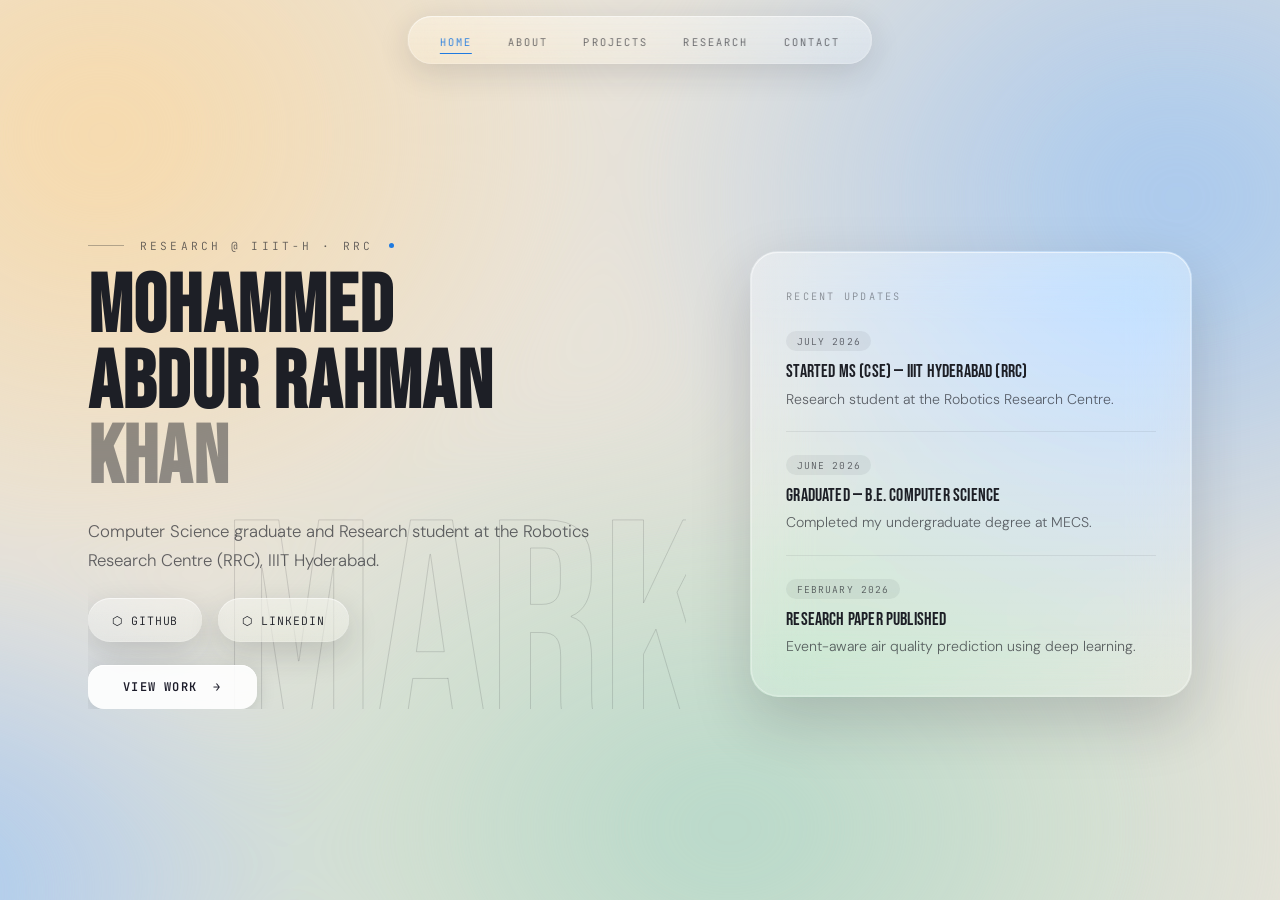
<file: index.html>
<!DOCTYPE html>
<html lang="en">
<head>
<meta charset="UTF-8"/>
<meta name="viewport" content="width=device-width, initial-scale=1.0"/>
<title>Mohammed Abdur Rahman Khan</title>
<link rel="icon" href="data:image/svg+xml,<svg xmlns='http://www.w3.org/2000/svg' viewBox='0 0 100 100'><rect width='100' height='100' rx='4' fill='%23e9e4da'/><text y='82' x='50' font-family='Impact,sans-serif' font-size='72' fill='%231f7ae0' text-anchor='middle'>M</text></svg>">
<link rel="preconnect" href="https://fonts.googleapis.com">
<link href="https://fonts.googleapis.com/css2?family=Bebas+Neue&family=DM+Sans:ital,wght@0,300;0,400;0,500;1,300&family=JetBrains+Mono:wght@300;400;600&display=swap" rel="stylesheet">
<link rel="stylesheet" href="style.css">
</head>
<body data-page="home">

<div class="aurora"></div>

<!-- Mobile menu -->
<div id="mobile-menu" class="mobile-menu" aria-hidden="true">
  <a href="index.html" data-page="home">Home</a>
  <a href="about.html" data-page="about">About</a>
  <a href="projects.html" data-page="projects">Projects</a>
  <a href="research.html" data-page="research">Research</a>
  <a href="contact.html" data-page="contact">Contact</a>
</div>

<!-- ═══ NAV ═══ -->
<nav id="nav">
  <ul class="nav-links">
    <li><a href="index.html" data-page="home">Home</a></li>
    <li><a href="about.html" data-page="about">About</a></li>
    <li><a href="projects.html" data-page="projects">Projects</a></li>
    <li><a href="research.html" data-page="research">Research</a></li>
    <li><a href="contact.html" data-page="contact">Contact</a></li>
  </ul>
  <button class="nav-ham" aria-label="Toggle menu" aria-expanded="false">
    <span></span><span></span><span></span>
  </button>
</nav>

<!-- ═══ LANDING ═══ -->
<div class="landing">
  <div class="landing-left">
    <div class="landing-bg-mark">MARK</div>
    <div class="landing-content">
      <div class="landing-eyebrow">
        <span class="eyebrow-dash"></span>
       Research @ IIIT-H · RRC
        <span class="eyebrow-dot"></span>
      </div>
      <h1 class="landing-name">
        <span class="line"><span>Mohammed</span></span>
        <span class="line"><span>Abdur Rahman</span></span>
        <span class="line grey"><span>Khan</span></span>
      </h1>
      <p class="landing-summary">
        Computer Science graduate and  Research student at the Robotics Research Centre (RRC), IIIT Hyderabad.
      </p>
      <div class="landing-pills">
        <a href="https://github.com/markkhannnn" target="_blank" class="pill">⬡ GitHub</a>
        <a href="https://www.linkedin.com/in/abdur-rahman-khan-516590223/" target="_blank" class="pill">⬡ LinkedIn</a>
      </div>
      <div class="landing-next">
        <a href="projects.html" class="btn btn-primary">View work &nbsp;→</a>
      </div>
    </div>
  </div>

  <div class="landing-right glass">
    <div class="updates-label">Recent Updates</div>
    <ul class="updates-list">
      <li class="update-item">
        <span class="update-chip">July 2026</span>
        <h3>Started MS (CSE) — IIIT Hyderabad (RRC)</h3>
        <p>Research student at the Robotics Research Centre.</p>
      </li>
      <li class="update-item">
        <span class="update-chip">June 2026</span>
        <h3>Graduated — B.E. Computer Science</h3>
        <p>Completed my undergraduate degree at MECS.</p>
      </li>
      <li class="update-item">
        <span class="update-chip">February 2026</span>
        <h3>Research paper published</h3>
        <p>Event-aware air quality prediction using deep learning.</p>
      </li>
    </ul>
  </div>
</div>

<script src="main.js"></script>
<script>
window.addEventListener('load', () => {
  document.querySelector('.landing-name')?.classList.add('show');
});
</script>
</body>
</html>
</file>
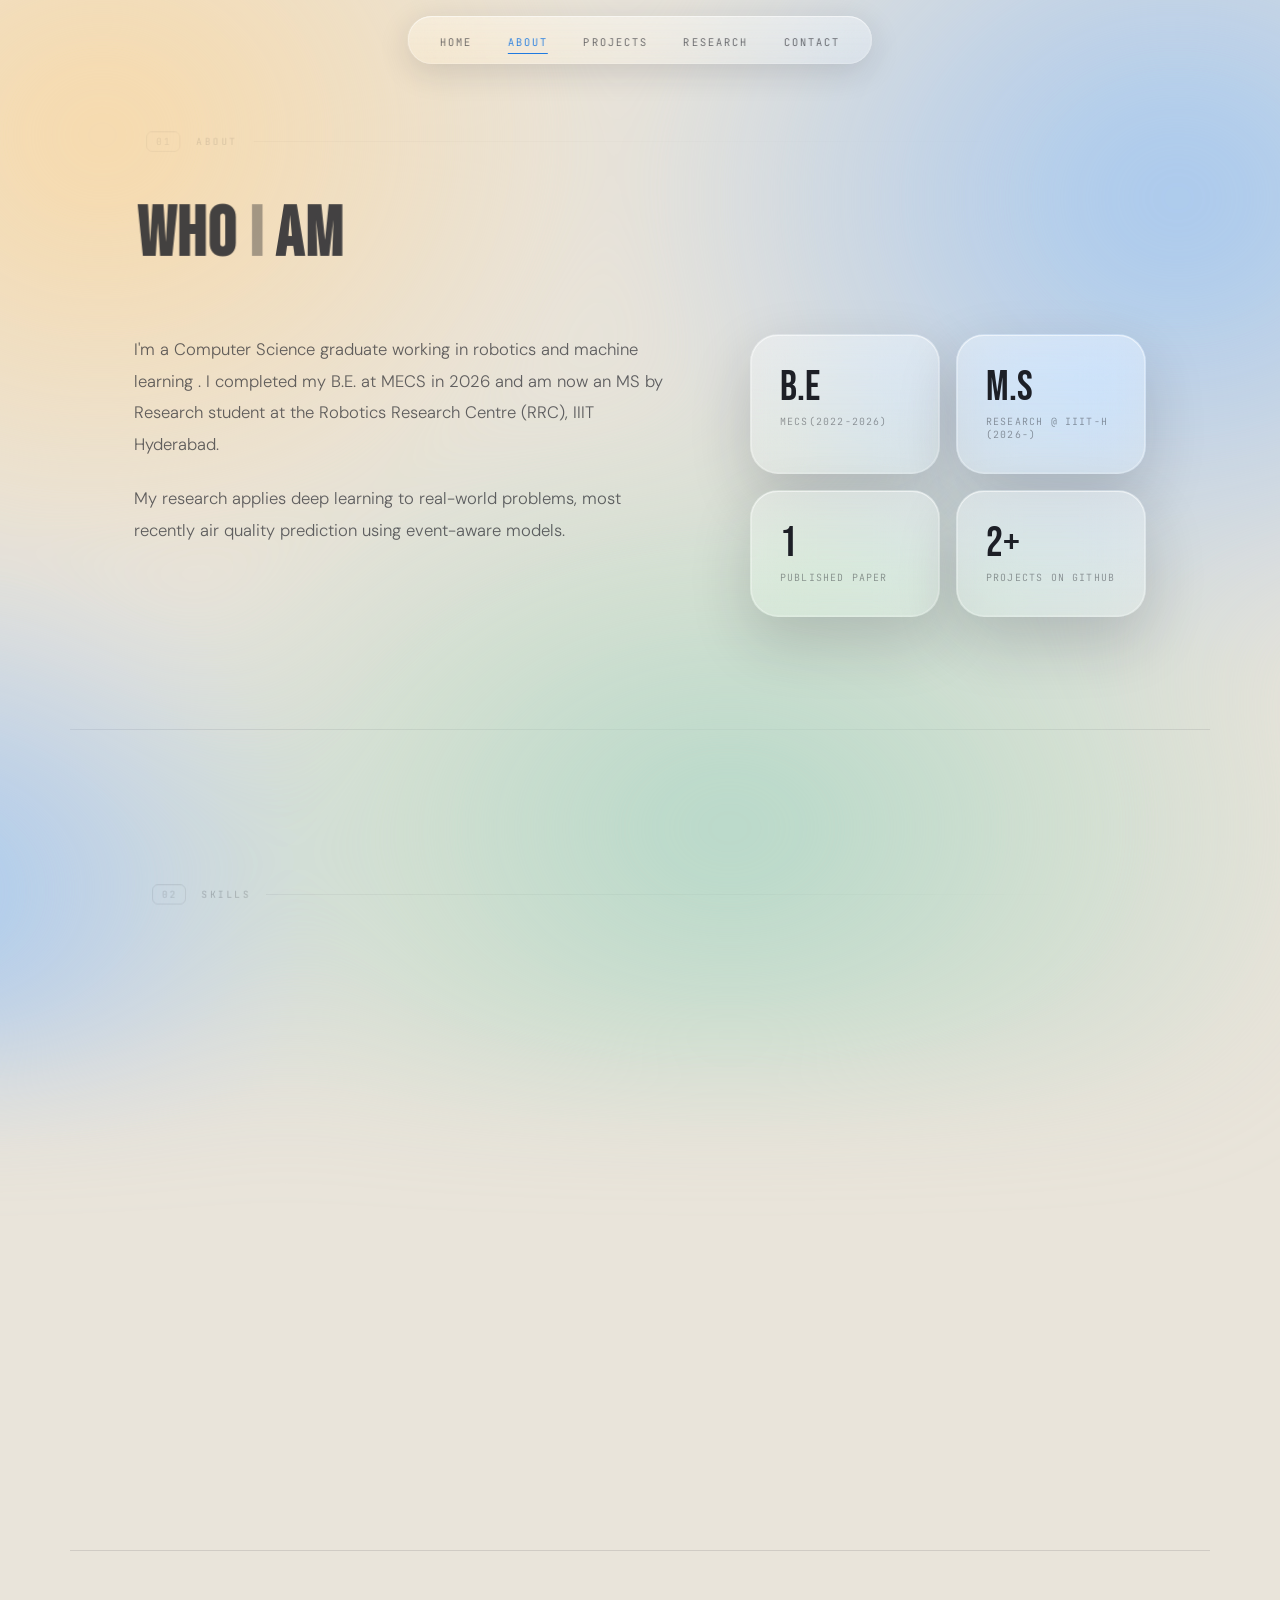
<file: about.html>
<!DOCTYPE html>
<html lang="en">
<head>
<meta charset="UTF-8"/>
<meta name="viewport" content="width=device-width, initial-scale=1.0"/>
<title>About — Mohammed Abdur Rahman Khan</title>
<link rel="icon" href="data:image/svg+xml,<svg xmlns='http://www.w3.org/2000/svg' viewBox='0 0 100 100'><rect width='100' height='100' rx='4' fill='%23e9e4da'/><text y='82' x='50' font-family='Impact,sans-serif' font-size='72' fill='%231f7ae0' text-anchor='middle'>M</text></svg>">
<link rel="preconnect" href="https://fonts.googleapis.com">
<link href="https://fonts.googleapis.com/css2?family=Bebas+Neue&family=DM+Sans:ital,wght@0,300;0,400;0,500;1,300&family=JetBrains+Mono:wght@300;400;600&display=swap" rel="stylesheet">
<link rel="stylesheet" href="style.css">
</head>
<body data-page="about">

<div class="aurora"></div>

<!-- Mobile menu -->
<div id="mobile-menu" class="mobile-menu" aria-hidden="true">
  <a href="index.html" data-page="home">Home</a>
  <a href="about.html" data-page="about">About</a>
  <a href="projects.html" data-page="projects">Projects</a>
  <a href="research.html" data-page="research">Research</a>
  <a href="contact.html" data-page="contact">Contact</a>
</div>

<!-- ═══ NAV ═══ -->
<nav id="nav">
  <ul class="nav-links">
    <li><a href="index.html" data-page="home">Home</a></li>
    <li><a href="about.html" data-page="about">About</a></li>
    <li><a href="projects.html" data-page="projects">Projects</a></li>
    <li><a href="research.html" data-page="research">Research</a></li>
    <li><a href="contact.html" data-page="contact">Contact</a></li>
  </ul>
  <button class="nav-ham" aria-label="Toggle menu" aria-expanded="false">
    <span></span><span></span><span></span>
  </button>
</nav>

<!-- ═══ ABOUT ═══ -->
<section id="about" style="padding-top:4rem;">
  <div class="section-wrap">
    <div class="sec-eyebrow" data-scrub>
      <span class="sec-num">01</span>
      <span class="sec-tag">About</span>
      <span class="sec-rule"></span>
    </div>
    <h2 class="sec-title" data-scrub>WHO <span class="dim">I</span> AM</h2>
    <div class="about-layout">
      <div class="about-text">
        <p data-scrub="soft">
          I'm a Computer Science graduate working in robotics and  machine learning . I completed my B.E. at MECS in 2026 and am now an MS by Research student at the Robotics Research Centre (RRC), IIIT Hyderabad.
        </p>
        <p data-scrub="soft">
          My research applies deep learning to real-world problems, most recently air quality prediction using event-aware models. 
        </p>
      </div>
      <div class="about-stats">
        <div class="stat-card" data-scrub>
          <div class="stat-num">B.E</div>
          <div class="stat-lbl">MECS(2022-2026)</div>
        </div>
        <div class="stat-card" data-scrub>
          <div class="stat-num">M.S</div>
          <div class="stat-lbl">Research @ IIIT-H (2026-)</div>
        </div>
        <div class="stat-card" data-scrub>
          <div class="stat-num">1</div>
          <div class="stat-lbl">Published Paper</div>
        </div>
        <div class="stat-card" data-scrub>
          <div class="stat-num">2+</div>
          <div class="stat-lbl">Projects on GitHub</div>
        </div>
      </div>
    </div>
  </div>
</section>

<hr class="hr">

<!-- ═══ SKILLS ═══ -->
<section id="skills">
  <div class="section-wrap">
    <div class="sec-eyebrow" data-scrub>
      <span class="sec-num">02</span>
      <span class="sec-tag">Skills</span>
      <span class="sec-rule"></span>
    </div>
    <h2 class="sec-title" data-scrub>TOOLS <span class="dim">&amp;</span> TECH</h2>
    <div class="skills-wrapper">
      <div class="skill-group" data-scrub>
        <div class="skill-group-title">Languages</div>
        <div class="skill-list">
          <div class="skill-item">Python</div>
          <div class="skill-item">C / C++</div>
          <div class="skill-item">JavaScript</div>
          <div class="skill-item">SQL</div>
          <div class="skill-item">HTML / CSS</div>
        </div>
      </div>
      <div class="skill-group" data-scrub>
        <div class="skill-group-title">ML / AI</div>
        <div class="skill-list">
          <div class="skill-item">TensorFlow / Keras</div>
          <div class="skill-item">PyTorch</div>
          <div class="skill-item">Scikit-learn</div>
          <div class="skill-item">LSTM &amp; CNN Architectures</div>
          <div class="skill-item">NLP Techniques</div>
          <div class="skill-item">Pandas / NumPy</div>
        </div>
      </div>
      <div class="skill-group" data-scrub>
        <div class="skill-group-title">Tools &amp; Platforms</div>
        <div class="skill-list">
          <div class="skill-item">Git &amp; GitHub</div>
          <div class="skill-item">Jupyter / Colab</div>
          <div class="skill-item">Matplotlib / Seaborn</div>
          <div class="skill-item">Linux</div>
          <div class="skill-item">VS Code</div>
        </div>
      </div>
    </div>
  </div>
</section>

<hr class="hr">

<!-- ═══ EDUCATION ═══ -->
<section id="education">
  <div class="section-wrap">
    <div class="sec-eyebrow" data-scrub>
      <span class="sec-num">03</span>
      <span class="sec-tag">Education</span>
      <span class="sec-rule"></span>
    </div>
    <h2 class="sec-title" data-scrub>ACADEMIC <span class="dim">TRACK</span></h2>
    <div class="edu-cards">
      <div class="edu-card" data-scrub>
        <div class="edu-big">B.E</div>
        <div class="edu-info">
          <h3>Bachelor of Engineering — Computer Science</h3>
          <div class="edu-inst">MECS · Class of 2026</div>
          <p>Studied machine learning, deep learning, algorithms, databases, and operating systems, with research extending beyond the coursework.</p>
        </div>
      </div>
      <div class="edu-card" data-scrub>
        <div class="edu-big">MS</div>
        <div class="edu-info">
          <h3>MS by Research — Computer Science</h3>
          <div class="edu-inst">IIIT Hyderabad · RRC</div>
          <p>Research student at the Robotics Research Centre, focused on machine learning and robotics.</p>
        </div>
      </div>
    </div>
  </div>
</section>

<script src="main.js"></script>
</body>
</html>
</file>
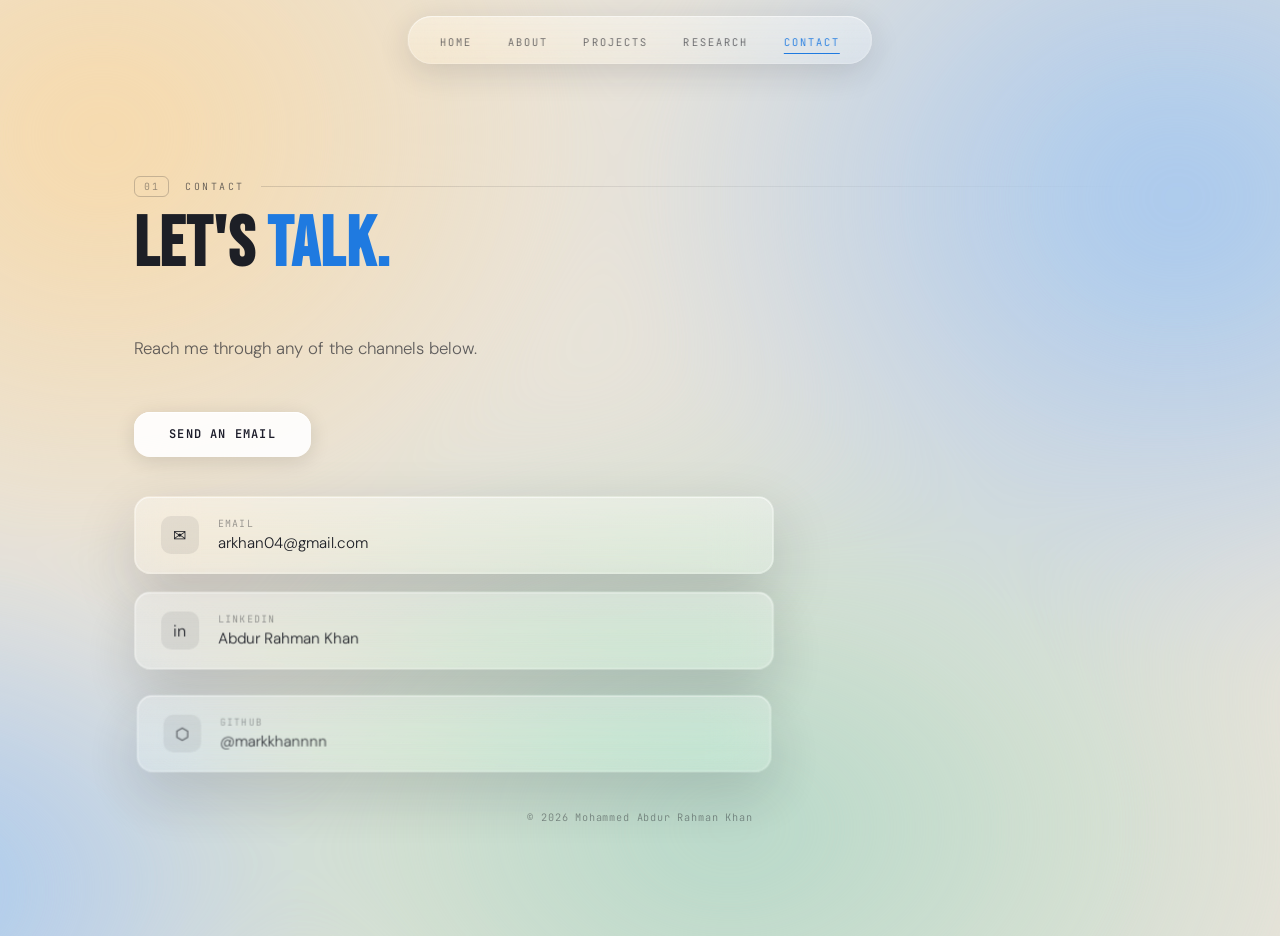
<file: contact.html>
<!DOCTYPE html>
<html lang="en">
<head>
<meta charset="UTF-8"/>
<meta name="viewport" content="width=device-width, initial-scale=1.0"/>
<title>Contact — Mohammed Abdur Rahman Khan</title>
<link rel="icon" href="data:image/svg+xml,<svg xmlns='http://www.w3.org/2000/svg' viewBox='0 0 100 100'><rect width='100' height='100' rx='4' fill='%23e9e4da'/><text y='82' x='50' font-family='Impact,sans-serif' font-size='72' fill='%231f7ae0' text-anchor='middle'>M</text></svg>">
<link rel="preconnect" href="https://fonts.googleapis.com">
<link href="https://fonts.googleapis.com/css2?family=Bebas+Neue&family=DM+Sans:ital,wght@0,300;0,400;0,500;1,300&family=JetBrains+Mono:wght@300;400;600&display=swap" rel="stylesheet">
<link rel="stylesheet" href="style.css">
</head>
<body data-page="contact">

<div class="aurora"></div>

<!-- Mobile menu -->
<div id="mobile-menu" class="mobile-menu" aria-hidden="true">
  <a href="index.html" data-page="home">Home</a>
  <a href="about.html" data-page="about">About</a>
  <a href="projects.html" data-page="projects">Projects</a>
  <a href="research.html" data-page="research">Research</a>
  <a href="contact.html" data-page="contact">Contact</a>
</div>

<!-- ═══ NAV ═══ -->
<nav id="nav">
  <ul class="nav-links">
    <li><a href="index.html" data-page="home">Home</a></li>
    <li><a href="about.html" data-page="about">About</a></li>
    <li><a href="projects.html" data-page="projects">Projects</a></li>
    <li><a href="research.html" data-page="research">Research</a></li>
    <li><a href="contact.html" data-page="contact">Contact</a></li>
  </ul>
  <button class="nav-ham" aria-label="Toggle menu" aria-expanded="false">
    <span></span><span></span><span></span>
  </button>
</nav>

<!-- ═══ CONTACT ═══ -->
<section id="contact-section" style="padding-top:4rem;">
  <div class="section-wrap">
    <div class="sec-eyebrow" data-scrub>
      <span class="sec-num">01</span>
      <span class="sec-tag">Contact</span>
      <span class="sec-rule"></span>
    </div>
    <h2 class="sec-title" data-scrub>LET'S <span class="hi">TALK.</span></h2>
    <p class="contact-intro" data-scrub="soft">Reach me through any of the channels below.</p>
    <div data-scrub style="margin-bottom:2.5rem;">
      <a href="mailto:arkhan04@gmail.com" class="btn btn-primary">Send an Email</a>
    </div>
    <div class="contact-links">
      <a href="mailto:arkhan04@gmail.com" class="contact-link" data-scrub>
        <div class="contact-link-icon">✉</div>
        <div>
          <div class="contact-link-label">Email</div>
          <div class="contact-link-value">arkhan04@gmail.com</div>
        </div>
      </a>
      <a href="https://www.linkedin.com/in/abdur-rahman-khan-516590223/" target="_blank"
         class="contact-link" data-scrub>
        <div class="contact-link-icon">in</div>
        <div>
          <div class="contact-link-label">LinkedIn</div>
          <div class="contact-link-value">Abdur Rahman Khan</div>
        </div>
      </a>
      <a href="https://github.com/markkhannnn" target="_blank"
         class="contact-link" data-scrub>
        <div class="contact-link-icon">⬡</div>
        <div>
          <div class="contact-link-label">GitHub</div>
          <div class="contact-link-value">@markkhannnn</div>
        </div>
      </a>
    </div>
    <p class="copyright">© 2026 Mohammed Abdur Rahman Khan</p>
  </div>
</section>

<script src="main.js"></script>
</body>
</html>
</file>
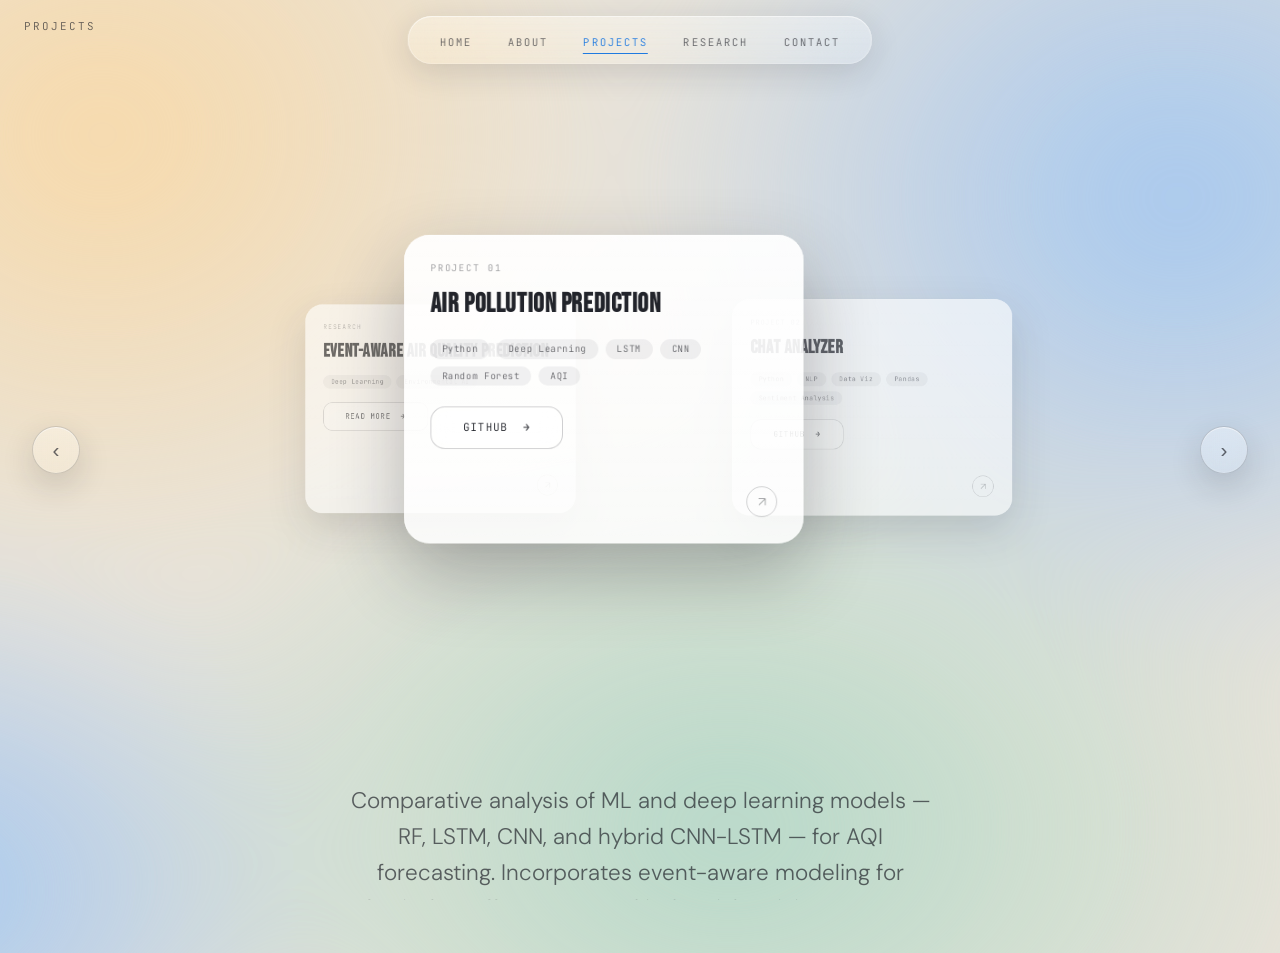
<file: projects.html>
<!DOCTYPE html>
<html lang="en">
<head>
<meta charset="UTF-8"/>
<meta name="viewport" content="width=device-width, initial-scale=1.0"/>
<title>Projects — Mohammed Abdur Rahman Khan</title>
<link rel="icon" href="data:image/svg+xml,<svg xmlns='http://www.w3.org/2000/svg' viewBox='0 0 100 100'><rect width='100' height='100' rx='4' fill='%23e9e4da'/><text y='82' x='50' font-family='Impact,sans-serif' font-size='72' fill='%231f7ae0' text-anchor='middle'>M</text></svg>">
<link rel="preconnect" href="https://fonts.googleapis.com">
<link href="https://fonts.googleapis.com/css2?family=Bebas+Neue&family=DM+Sans:ital,wght@0,300;0,400;0,500;1,300&family=JetBrains+Mono:wght@300;400;600&display=swap" rel="stylesheet">
<link rel="stylesheet" href="style.css">
<style>html, body { overflow: hidden; height: 100%; }</style>
</head>
<body data-page="projects">

<div class="aurora"></div>

<!-- Mobile menu -->
<div id="mobile-menu" class="mobile-menu" aria-hidden="true">
  <a href="index.html" data-page="home">Home</a>
  <a href="about.html" data-page="about">About</a>
  <a href="projects.html" data-page="projects">Projects</a>
  <a href="research.html" data-page="research">Research</a>
  <a href="contact.html" data-page="contact">Contact</a>
</div>

<!-- ═══ NAV ═══ -->
<nav id="nav">
  <ul class="nav-links">
    <li><a href="index.html" data-page="home">Home</a></li>
    <li><a href="about.html" data-page="about">About</a></li>
    <li><a href="projects.html" data-page="projects">Projects</a></li>
    <li><a href="research.html" data-page="research">Research</a></li>
    <li><a href="contact.html" data-page="contact">Contact</a></li>
  </ul>
  <button class="nav-ham" aria-label="Toggle menu" aria-expanded="false">
    <span></span><span></span><span></span>
  </button>
</nav>

<div class="spiral-heading">Projects</div>

<section class="spiral-section" id="projSpiral">
  <div class="spiral-stage">
    <div class="helix">
      <article class="card3d" style="--n:0"
               data-href="https://github.com/markkhannnn/Air-Pollution-Predictor"
               tabindex="0" role="link" aria-label="Open Air Pollution Prediction on GitHub">
        <div class="card-arrow" aria-hidden="true">↗</div>
        <div class="proj-num">PROJECT 01</div>
        <h3>Air Pollution Prediction</h3>
        <div class="proj-tags">
          <span class="tag">Python</span><span class="tag">Deep Learning</span>
          <span class="tag">LSTM</span><span class="tag">CNN</span>
          <span class="tag">Random Forest</span><span class="tag">AQI</span>
        </div>
        <div style="margin-top:1.4rem;">
          <a href="https://github.com/markkhannnn/Air-Pollution-Predictor" target="_blank" class="btn btn-ghost">GitHub &nbsp;→</a>
        </div>
      </article>

      <article class="card3d" style="--n:1"
               data-href="https://github.com/markkhannnn/ChatAnalyzer"
               tabindex="0" role="link" aria-label="Open Chat Analyzer on GitHub">
        <div class="card-arrow" aria-hidden="true">↗</div>
        <div class="proj-num">PROJECT 02</div>
        <h3>Chat Analyzer</h3>
        <div class="proj-tags">
          <span class="tag">Python</span><span class="tag">NLP</span>
          <span class="tag">Data Viz</span><span class="tag">Pandas</span>
          <span class="tag">Sentiment Analysis</span>
        </div>
        <div style="margin-top:1.4rem;">
          <a href="https://github.com/markkhannnn/ChatAnalyzer" target="_blank" class="btn btn-ghost">GitHub &nbsp;→</a>
        </div>
      </article>

      <article class="card3d" style="--n:2"
               data-href="research.html"
               tabindex="0" role="link" aria-label="Read more about the Event-Aware Air Quality Prediction research">
        <div class="card-arrow" aria-hidden="true">↗</div>
        <div class="proj-num">RESEARCH</div>
        <h3>Event-Aware Air Quality Prediction</h3>
        <div class="proj-tags">
          <span class="tag">Deep Learning</span><span class="tag">Environmental AI</span>
        </div>
        <div style="margin-top:1.4rem;">
          <a href="research.html" class="btn btn-ghost">Read more &nbsp;→</a>
        </div>
      </article>
    </div>

    <div class="summary-dock" aria-live="polite">
      <p class="summary" data-for="0">
        Comparative analysis of ML and deep learning models — RF, LSTM, CNN, and hybrid CNN-LSTM — for AQI forecasting. Incorporates event-aware modeling for festivals, traffic surges, and industrial activity patterns.
      </p>
      <p class="summary" data-for="1">
        A tool to extract meaningful insights from social media conversations — message patterns, sentiment trends, activity heatmaps, and more. Works across popular chat export formats.
      </p>
      <p class="summary" data-for="2">
        Published research benchmarking RF, LSTM, CNN, and hybrid CNN-LSTM models for event-aware AQI prediction.
      </p>
    </div>
  </div>

  <button class="spiral-nav-btn prev" aria-label="Previous project">‹</button>
  <button class="spiral-nav-btn next" aria-label="Next project">›</button>

  
</section>

<script src="main.js"></script>
</body>
</html>
</file>
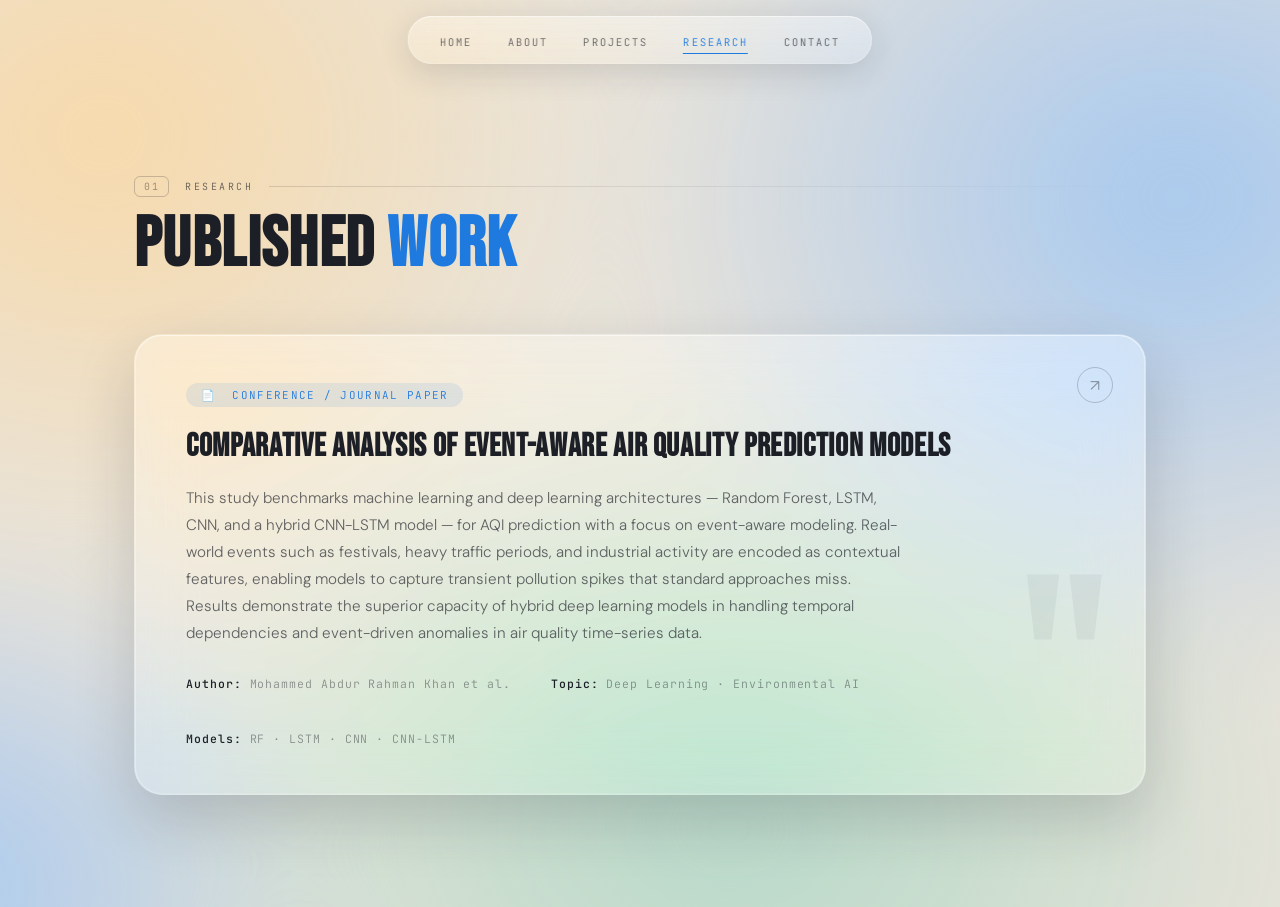
<file: research.html>
<!DOCTYPE html>
<html lang="en">
<head>
<meta charset="UTF-8"/>
<meta name="viewport" content="width=device-width, initial-scale=1.0"/>
<title>Research — Mohammed Abdur Rahman Khan</title>
<link rel="icon" href="data:image/svg+xml,<svg xmlns='http://www.w3.org/2000/svg' viewBox='0 0 100 100'><rect width='100' height='100' rx='4' fill='%23e9e4da'/><text y='82' x='50' font-family='Impact,sans-serif' font-size='72' fill='%231f7ae0' text-anchor='middle'>M</text></svg>">
<link rel="preconnect" href="https://fonts.googleapis.com">
<link href="https://fonts.googleapis.com/css2?family=Bebas+Neue&family=DM+Sans:ital,wght@0,300;0,400;0,500;1,300&family=JetBrains+Mono:wght@300;400;600&display=swap" rel="stylesheet">
<link rel="stylesheet" href="style.css">
</head>
<body data-page="research">

<div class="aurora"></div>

<!-- Mobile menu -->
<div id="mobile-menu" class="mobile-menu" aria-hidden="true">
  <a href="index.html" data-page="home">Home</a>
  <a href="about.html" data-page="about">About</a>
  <a href="projects.html" data-page="projects">Projects</a>
  <a href="research.html" data-page="research">Research</a>
  <a href="contact.html" data-page="contact">Contact</a>
</div>

<!-- ═══ NAV ═══ -->
<nav id="nav">
  <ul class="nav-links">
    <li><a href="index.html" data-page="home">Home</a></li>
    <li><a href="about.html" data-page="about">About</a></li>
    <li><a href="projects.html" data-page="projects">Projects</a></li>
    <li><a href="research.html" data-page="research">Research</a></li>
    <li><a href="contact.html" data-page="contact">Contact</a></li>
  </ul>
  <button class="nav-ham" aria-label="Toggle menu" aria-expanded="false">
    <span></span><span></span><span></span>
  </button>
</nav>

<!-- ═══ RESEARCH ═══ -->
<section id="research" style="padding-top:4rem;">
  <div class="section-wrap">
    <div class="sec-eyebrow" data-scrub>
      <span class="sec-num">01</span>
      <span class="sec-tag">Research</span>
      <span class="sec-rule"></span>
    </div>
    <h2 class="sec-title" data-scrub>PUBLISHED <span class="hi">WORK</span></h2>
    <a href="https://archive.org/details/mark-khan-research-paper" target="_blank"
       class="research-card" data-scrub>
      <div class="res-arrow">↗</div>
      <div class="research-badge">📄 &nbsp;Conference / Journal Paper</div>
      <h3>Comparative Analysis of Event-Aware Air Quality Prediction Models</h3>
      <p>
        This study benchmarks machine learning and deep learning architectures — Random Forest, LSTM, CNN, and a hybrid CNN-LSTM model — for AQI prediction with a focus on event-aware modeling. Real-world events such as festivals, heavy traffic periods, and industrial activity are encoded as contextual features, enabling models to capture transient pollution spikes that standard approaches miss. Results demonstrate the superior capacity of hybrid deep learning models in handling temporal dependencies and event-driven anomalies in air quality time-series data.
      </p>
      <div class="research-meta">
        <span><strong>Author:</strong> Mohammed Abdur Rahman Khan et al.</span>
        <span><strong>Topic:</strong> Deep Learning · Environmental AI</span>
        <span><strong>Models:</strong> RF · LSTM · CNN · CNN-LSTM</span>
      </div>
    </a>
  </div>
</section>

<script src="main.js"></script>
</body>
</html>
</file>
<file: style.css>
*, *::before, *::after { box-sizing: border-box; margin: 0; padding: 0; }

:root {
  --bg-base:       #e9e4da;
  --aur-1:         #f3d9b1;
  --aur-2:         #b9d7c9;
  --aur-3:         #a9c6e8;
  --glass:         rgba(255,255,255,0.30);
  --glass-hi:      rgba(255,255,255,0.42);
  --glass-brd:     rgba(255,255,255,0.55);
  --glass-brd-btm: rgba(255,255,255,0.15);
  --text:          #1d1f26;
  --text-dim:      rgba(29,31,38,0.68);
  --text-faint:    rgba(29,31,38,0.45);
  --accent:        #1f7ae0;
  --radius:        28px;
  --radius-sm:     16px;
  --blur:          28px;
  --ease:          cubic-bezier(0.16, 1, 0.3, 1);
  --ff-display:    'Bebas Neue', sans-serif;
  --ff-body:       'DM Sans', sans-serif;
  --ff-mono:       'JetBrains Mono', monospace;
}
@media (max-width: 768px) {
  :root { --blur: 16px; --radius: 22px; }
}

html {
  scroll-behavior: smooth;
  -webkit-text-size-adjust: 100%;
}
body {
  background: var(--bg-base);
  color: var(--text);
  font-family: var(--ff-body);
  font-weight: 300;
  overflow-x: hidden;
}

/* ── AURORA ── */
.aurora {
  position: fixed; inset: -20%; z-index: 0; pointer-events: none;
  background:
    radial-gradient(40% 50% at 20% 25%, var(--aur-1), transparent 70%),
    radial-gradient(45% 55% at 80% 30%, var(--aur-3), transparent 70%),
    radial-gradient(50% 50% at 55% 80%, var(--aur-2), transparent 70%),
    radial-gradient(35% 40% at 10% 85%, var(--aur-3), transparent 70%);
  filter: blur(60px) saturate(120%);
}
@media (min-width: 769px) and (prefers-reduced-motion: no-preference) {
  .aurora { animation: drift 40s ease-in-out infinite alternate; }
}
@keyframes drift {
  from { transform: translate(0,0) scale(1); }
  to   { transform: translate(-2%,2%) scale(1.05); }
}

/* ── NAV — floating glass pill ── */
nav {
  position: fixed; top: 1rem; left: 50%; transform: translateX(-50%); z-index: 500;
  display: flex; align-items: center; gap: 2.5rem;
  padding: .85rem 2rem;
  border-radius: var(--radius);
  background: linear-gradient(to bottom, rgba(255,255,255,0.38), rgba(255,255,255,0.22));
  backdrop-filter: blur(var(--blur)) saturate(180%);
  -webkit-backdrop-filter: blur(var(--blur)) saturate(180%);
  box-shadow:
    inset 0 1px 0 var(--glass-brd),
    inset 0 -1px 0 var(--glass-brd-btm),
    inset 1px 0 0 rgba(255,255,255,0.3),
    inset -1px 0 0 rgba(255,255,255,0.3),
    0 8px 32px rgba(30,30,40,0.14);
}
.nav-links { display: flex; gap: 2.2rem; list-style: none; }
.nav-links a {
  font-family: var(--ff-mono); font-size: .66rem; color: var(--text-dim);
  text-decoration: none; letter-spacing: .2em; text-transform: uppercase;
  transition: color .2s; position: relative;
}
.nav-links a::after {
  content: ''; position: absolute; bottom: -5px; left: 0; right: 0; height: 1px;
  background: var(--accent); transform: scaleX(0); transform-origin: right;
  transition: transform .3s;
}
.nav-links a[aria-current="page"] { color: var(--accent); }
.nav-links a[aria-current="page"]::after { transform: scaleX(1); transform-origin: left; }

/* Hamburger */
.nav-ham {
  display: none;
  flex-direction: column; justify-content: center; align-items: center;
  background: none; border: none; padding: .5rem; gap: 5px;
  cursor: pointer; z-index: 600; min-width: 44px; min-height: 44px;
}
.nav-ham span {
  display: block; width: 24px; height: 1.5px; background: var(--text);
  transition: transform .3s var(--ease), opacity .3s;
}
.nav-ham.open span:nth-child(1) { transform: translateY(6.5px) rotate(45deg); }
.nav-ham.open span:nth-child(2) { opacity: 0; }
.nav-ham.open span:nth-child(3) { transform: translateY(-6.5px) rotate(-45deg); }

/* Mobile menu */
.mobile-menu {
  position: fixed; inset: 0; z-index: 450;
  background: rgba(255,255,255,0.78);
  backdrop-filter: blur(32px) saturate(200%);
  -webkit-backdrop-filter: blur(32px) saturate(200%);
  display: flex; flex-direction: column; align-items: center; justify-content: center;
  gap: 2rem; opacity: 0; pointer-events: none;
  transition: opacity .3s var(--ease);
}
.mobile-menu.open { opacity: 1; pointer-events: all; }
.mobile-menu a {
  font-family: var(--ff-display); font-size: 3rem;
  color: var(--text); text-decoration: none;
  letter-spacing: .06em; transition: color .2s;
  min-height: 44px; display: flex; align-items: center;
}
.mobile-menu a[aria-current="page"] { color: var(--accent); }
.mobile-menu a:active { color: var(--accent); }

/* ── BUTTONS ── */
.btn {
  display: inline-flex; align-items: center; gap: .6rem;
  padding: .9rem 2.2rem; font-family: var(--ff-mono);
  font-size: .75rem; letter-spacing: .1em; text-transform: uppercase;
  text-decoration: none; border: none; min-height: 44px;
  border-radius: var(--radius-sm);
  transition: transform .25s, box-shadow .25s, background .25s, color .25s;
}
.btn-primary {
  background: rgba(255,255,255,0.90); color: #1c1c2a; font-weight: 600;
  box-shadow: 0 4px 20px rgba(0,0,0,0.12), inset 0 1px 0 rgba(255,255,255,0.95);
}
.btn-ghost {
  background: rgba(255,255,255,0.32); color: var(--text);
  border: 1px solid rgba(29,31,38,0.22);
  backdrop-filter: blur(10px); -webkit-backdrop-filter: blur(10px);
}
.pill {
  display: inline-flex; align-items: center; gap: .5rem;
  padding: .7rem 1.5rem; font-family: var(--ff-mono);
  font-size: .72rem; letter-spacing: .08em; text-transform: uppercase;
  text-decoration: none; color: var(--text); min-height: 44px;
  border-radius: 999px;
  background: linear-gradient(to bottom, rgba(255,255,255,0.4), rgba(255,255,255,0.22));
  backdrop-filter: blur(var(--blur)) saturate(180%);
  -webkit-backdrop-filter: blur(var(--blur)) saturate(180%);
  box-shadow:
    inset 0 1px 0 var(--glass-brd),
    inset 0 -1px 0 var(--glass-brd-btm),
    0 12px 32px rgba(30,30,40,0.16);
  transition: transform .25s, box-shadow .25s;
}

/* ── SECTION ── */
.section-wrap {
  max-width: 1140px; margin: 0 auto;
  padding: 7rem 4rem; position: relative; z-index: 1;
}
.hr { border: none; border-top: 1px solid rgba(29,31,38,0.12); max-width: 1140px; margin: 0 auto; }

.sec-eyebrow { display: flex; align-items: center; gap: 1rem; margin-bottom: 1rem; }
.sec-num {
  font-family: var(--ff-mono); font-size: .62rem; color: var(--text-faint);
  letter-spacing: .18em; border: 1px solid rgba(29,31,38,0.22);
  padding: .2rem .55rem; border-radius: 6px;
}
.sec-tag {
  font-family: var(--ff-mono); font-size: .62rem; color: var(--text-dim);
  letter-spacing: .25em; text-transform: uppercase;
}
.sec-rule { flex: 1; height: 1px; background: linear-gradient(to right, rgba(29,31,38,0.15), transparent); }

h2.sec-title {
  font-family: var(--ff-display);
  font-size: clamp(3rem, 5.5vw, 5.5rem);
  line-height: .92; letter-spacing: .02em; margin-bottom: 3.5rem;
  color: var(--text);
}
h2.sec-title .dim { color: var(--text-faint); }
h2.sec-title .hi  { color: var(--accent); }

/* ── GLASS RECIPE (shared) ── */
.glass,
.stat-card,
.edu-card,
.skill-group,
.research-card,
.contact-link {
  background: linear-gradient(to bottom, rgba(255,255,255,0.38), rgba(255,255,255,0.22));
  backdrop-filter: blur(var(--blur)) saturate(180%);
  -webkit-backdrop-filter: blur(var(--blur)) saturate(180%);
  border: 1px solid transparent;
  border-radius: var(--radius);
  box-shadow:
    inset 0 1px 0 var(--glass-brd),
    inset 0 -1px 0 var(--glass-brd-btm),
    inset 1px 0 0 rgba(255,255,255,0.3),
    inset -1px 0 0 rgba(255,255,255,0.3),
    0 24px 60px rgba(30,30,40,0.18);
}

/* ── SCROLL SCRUB ENGINE ── */
[data-scrub] {
  opacity: 0;
  will-change: transform, opacity;
}
@media (prefers-reduced-motion: reduce) {
  [data-scrub] { opacity: 1 !important; transform: none !important; }
}

/* ── ABOUT ── */
.about-layout { display: grid; grid-template-columns: 1.15fr .85fr; gap: 5rem; align-items: start; }
.about-text p { color: var(--text-dim); line-height: 1.9; font-size: 1.04rem; margin-bottom: 1.4rem; }

.about-stats { display: grid; grid-template-columns: 1fr 1fr; gap: 1rem; }
.stat-card { padding: 2rem 1.8rem; transition: background .3s, box-shadow .3s; }
.stat-num { font-family: var(--ff-display); font-size: 2.6rem; color: var(--text); line-height: 1; margin-bottom: .4rem; }
.stat-lbl { font-family: var(--ff-mono); font-size: .62rem; color: var(--text-faint); letter-spacing: .12em; text-transform: uppercase; }

/* ── EDUCATION ── */
.edu-cards { display: flex; flex-direction: column; gap: 1.5rem; }
.edu-card {
  padding: 2.8rem 3.2rem;
  display: grid; grid-template-columns: auto 1fr; gap: 3.5rem; align-items: center;
  position: relative; overflow: hidden;
  transition: background .3s, box-shadow .3s;
}
.edu-card::before {
  content: ''; position: absolute; top: 0; left: 0; bottom: 0; width: 3px;
  background: linear-gradient(to bottom, var(--accent), rgba(31,122,224,0.08));
  transform: scaleY(0); transform-origin: top; transition: transform .5s;
}
.edu-big {
  font-family: var(--ff-display); font-size: 6rem; line-height: 1; white-space: nowrap;
  color: transparent;
  -webkit-text-stroke: 1.5px rgba(29,31,38,0.32);
}
.edu-info h3 { font-family: var(--ff-display); font-size: 2.2rem; letter-spacing: .02em; margin-bottom: .5rem; color: var(--text); }
.edu-inst { font-family: var(--ff-mono); font-size: .72rem; color: var(--text-faint); letter-spacing: .15em; text-transform: uppercase; margin-bottom: 1rem; }
.edu-info p { color: var(--text-dim); font-size: .95rem; line-height: 1.72; }

/* ── SKILLS ── */
.skills-wrapper { display: grid; grid-template-columns: repeat(3,1fr); gap: 1.5rem; }
.skill-group {
  padding: 2rem 1.8rem; position: relative; overflow: hidden;
  transition: background .3s, box-shadow .3s;
}
.skill-group::before {
  content: ''; position: absolute; bottom: 0; left: 0; right: 0; height: 2px;
  background: linear-gradient(90deg, var(--accent), rgba(31,122,224,0.15));
  border-radius: 0 0 var(--radius) var(--radius);
  transform: scaleX(0); transform-origin: left; transition: transform .4s;
}
.skill-group-title {
  font-family: var(--ff-mono); font-size: .68rem; color: var(--text);
  letter-spacing: .18em; text-transform: uppercase; margin-bottom: 1.4rem;
  padding-bottom: .9rem; border-bottom: 1px solid rgba(29,31,38,0.12);
}
.skill-list { display: flex; flex-direction: column; gap: .7rem; }
.skill-item {
  display: flex; align-items: center; gap: .8rem;
  font-size: .9rem; color: var(--text-dim);
  transition: color .2s, transform .2s; min-height: 44px;
}
.skill-item::before { content: '▸'; color: var(--accent); font-size: .6rem; flex-shrink: 0; }

/* ── PROJECTS (used inside spiral cards) ── */
.proj-num { font-family: var(--ff-mono); font-size: .65rem; color: var(--text-faint); letter-spacing: .18em; margin-bottom: 1.2rem; }
.card3d h3 { font-family: var(--ff-display); font-size: 1.8rem; letter-spacing: .02em; margin-bottom: 1.4rem; line-height: 1.05; color: var(--text); }
.proj-tags { display: flex; flex-wrap: wrap; gap: .5rem; }
.tag {
  font-family: var(--ff-mono); font-size: .64rem; padding: .28rem .8rem;
  background: rgba(29,31,38,0.06); color: var(--text-dim); letter-spacing: .06em;
  border-radius: 999px; transition: background .2s;
}
.card-arrow {
  position: absolute; top: 1.8rem; right: 1.8rem;
  width: 34px; height: 34px; border-radius: 50%;
  border: 1px solid rgba(29,31,38,0.22);
  display: flex; align-items: center; justify-content: center;
  font-size: .9rem; color: var(--text-faint); transition: all .25s;
}

/* ── RESEARCH ── */
.research-card {
  padding: 3rem 3.2rem; position: relative; overflow: hidden;
  text-decoration: none; color: inherit; display: block;
  transition: background .3s, box-shadow .3s;
}
.research-card::before {
  content: ''; position: absolute; top: 0; left: 0; right: 0; height: 2px;
  background: linear-gradient(90deg, var(--accent), transparent);
  border-radius: var(--radius) var(--radius) 0 0;
  transform: scaleX(0); transform-origin: left; transition: transform .5s;
}
.research-card::after {
  content: '"'; position: absolute; bottom: -2.5rem; right: 2rem;
  font-family: var(--ff-display); font-size: 18rem; color: rgba(29,31,38,0.05);
  line-height: 1; pointer-events: none;
}
.research-badge {
  display: inline-flex; align-items: center; gap: .5rem;
  font-family: var(--ff-mono); font-size: .68rem; color: var(--accent);
  letter-spacing: .12em; text-transform: uppercase;
  background: rgba(31,122,224,0.10); padding: .3rem .9rem;
  border-radius: 999px; margin-bottom: 1.4rem;
}
.research-card h3 { font-family: var(--ff-display); font-size: 2rem; letter-spacing: .02em; line-height: 1.15; margin-bottom: 1.2rem; color: var(--text); }
.research-card p  { color: var(--text-dim); line-height: 1.78; font-size: .95rem; margin-bottom: 1.8rem; max-width: 720px; }
.research-meta { display: flex; gap: 2.5rem; flex-wrap: wrap; }
.research-meta span { font-family: var(--ff-mono); font-size: .72rem; color: var(--text-faint); letter-spacing: .08em; }
.research-meta strong { color: var(--text); font-weight: 500; }
.res-arrow {
  position: absolute; top: 2rem; right: 2rem;
  width: 36px; height: 36px; border-radius: 50%;
  border: 1px solid rgba(29,31,38,0.22);
  display: flex; align-items: center; justify-content: center;
  font-size: 1rem; color: var(--text-faint); transition: all .25s;
}

/* ── CONTACT ── */
.contact-intro { color: var(--text-dim); line-height: 1.75; font-size: 1.05rem; margin-bottom: 3rem; max-width: 560px; }
.contact-links { display: flex; flex-direction: column; gap: 1rem; max-width: 640px; }
.contact-link {
  display: flex; align-items: center; gap: 1.2rem;
  padding: 1.2rem 1.6rem;
  text-decoration: none; color: var(--text); min-height: 44px;
  border-radius: var(--radius-sm);
  transition: background .3s, box-shadow .3s, color .25s;
}
.contact-link-icon {
  width: 38px; height: 38px; background: rgba(29,31,38,0.08);
  border-radius: 10px;
  display: flex; align-items: center; justify-content: center;
  font-size: 1rem; flex-shrink: 0; transition: background .25s;
}
.contact-link-label { font-family: var(--ff-mono); font-size: .62rem; color: var(--text-faint); letter-spacing: .12em; text-transform: uppercase; margin-bottom: .2rem; }
.contact-link-value { font-size: .95rem; color: var(--text); }

/* ── COPYRIGHT (contact page only) ── */
.copyright {
  margin-top: 3rem; text-align: center;
  font-family: var(--ff-mono); font-size: .64rem; color: var(--text-faint); letter-spacing: .08em;
}

/* FOCUS RINGS */
:focus-visible { outline: 2px solid var(--accent); outline-offset: 3px; }

/* ── HOVER — desktop pointer only ── */
@media (hover: hover) and (pointer: fine) {
  .nav-links a:hover { color: var(--accent); }
  .nav-links a:hover::after { transform: scaleX(1); transform-origin: left; }

  .btn-primary:hover { transform: translateY(-2px); box-shadow: 0 8px 28px rgba(0,0,0,0.16), inset 0 1px 0 rgba(255,255,255,0.95); }
  .btn-ghost:hover   { background: rgba(255,255,255,0.50); transform: translateY(-2px); }
  .pill:hover { transform: translateY(-2px); }

  .stat-card:hover,
  .edu-card:hover,
  .skill-group:hover,
  .research-card:hover,
  .contact-link:hover {
    background: linear-gradient(to bottom, rgba(255,255,255,0.52), rgba(255,255,255,0.34));
    box-shadow:
      inset 0 1px 0 var(--glass-brd),
      inset 0 -1px 0 var(--glass-brd-btm),
      inset 1px 0 0 rgba(255,255,255,0.35),
      inset -1px 0 0 rgba(255,255,255,0.35),
      0 32px 80px rgba(30,30,40,0.22);
  }

  .edu-card:hover::before    { transform: scaleY(1); }
  .card3d:hover .card-arrow { background: var(--accent); color: #fff; border-color: var(--accent); }
  .skill-group:hover::before { transform: scaleX(1); }
  .skill-item:hover { color: var(--text); transform: translateX(4px); }
  .research-card:hover::before { transform: scaleX(1); }
  .research-card:hover .res-arrow { background: var(--accent); color: #fff; border-color: var(--accent); }

  .tag:hover { background: rgba(29,31,38,0.12); }
  .contact-link:hover .contact-link-icon { background: rgba(29,31,38,0.14); }
}

/* Touch active states */
.edu-card:active, .skill-group:active,
.research-card:active { transform: scale(.985); }
.contact-link:active { transform: scale(.985); }
.btn:active, .pill:active { transform: scale(.985); }
/* JS owns .card3d's transform every frame — flash feedback via opacity, not transform */
.card3d:active { opacity: .85 !important; }

/* Mobile: no backdrop-filter on nested cards */
@media (max-width: 768px) {
  .stat-card, .edu-card, .skill-group,
  .research-card, .contact-link {
    backdrop-filter: none;
    -webkit-backdrop-filter: none;
    background: linear-gradient(to bottom, rgba(255,255,255,0.42), rgba(255,255,255,0.26));
  }
}

/* ── LANDING (split layout) ── */
.landing {
  min-height: 100svh; display: grid;
  grid-template-columns: 1.15fr .85fr;
  gap: 4rem; align-items: center;
  max-width: 1200px; margin: 0 auto; padding: 5.5rem 3rem 2.5rem;
  position: relative; z-index: 1;
}
.landing-left { position: relative; overflow: hidden; text-align: left; }
.landing-bg-mark {
  position: absolute; bottom: -4rem; right: -2rem;
  font-family: var(--ff-display); font-size: clamp(8rem, 22vw, 20rem);
  color: transparent;
  -webkit-text-stroke: 1px rgba(29,31,38,0.14);
  user-select: none; pointer-events: none; line-height: 1;
}
.landing-content { max-width: 900px; position: relative; z-index: 2; text-align: left; }

/* ── RECENT UPDATES panel ── */
.landing-right {
  padding: 2.4rem 2.2rem; position: relative; z-index: 2;
  opacity: 0; animation: hUp .8s .6s var(--ease) forwards;
}
.updates-label {
  font-family: var(--ff-mono); font-size: .64rem; color: var(--text-faint);
  letter-spacing: .22em; text-transform: uppercase; margin-bottom: 1.6rem;
}
.updates-list { list-style: none; display: flex; flex-direction: column; }
.update-item {
  padding: 1.3rem 0;
  opacity: 0; animation: hUp .7s var(--ease) forwards;
}
.update-item:first-child { padding-top: 0; }
.update-item:last-child { padding-bottom: 0; }
.update-item + .update-item { border-top: 1px solid rgba(29,31,38,0.08); }
.update-item:nth-child(1) { animation-delay: .72s; }
.update-item:nth-child(2) { animation-delay: .84s; }
.update-item:nth-child(3) { animation-delay: .96s; }
.update-chip {
  display: inline-block;
  font-family: var(--ff-mono); font-size: .6rem; color: var(--text-dim);
  letter-spacing: .12em; text-transform: uppercase;
  background: rgba(29,31,38,0.06); padding: .22rem .65rem;
  border-radius: 999px; margin-bottom: .6rem;
}
.update-item h3 {
  font-family: var(--ff-display); font-size: 1.15rem; letter-spacing: .01em;
  line-height: 1.15; margin-bottom: .35rem; color: var(--text); font-weight: normal;
}
.update-item p { color: var(--text-dim); font-size: .88rem; line-height: 1.6; }
@media (prefers-reduced-motion: reduce) {
  .landing-right, .update-item { opacity: 1; animation: none; }
}

.landing-eyebrow {
  font-family: var(--ff-mono); font-size: .7rem; color: var(--text-dim);
  letter-spacing: .28em; text-transform: uppercase; margin-bottom: 1.1rem;
  display: flex; align-items: center; gap: 1rem;
  opacity: 0; animation: hUp .7s .2s var(--ease) forwards;
}
.eyebrow-dash { width: 36px; height: 1px; background: rgba(29,31,38,0.3); }
.eyebrow-dot  { width: 5px; height: 5px; border-radius: 50%; background: var(--accent); animation: dotPulse 2s infinite; }
@keyframes dotPulse {
  0%,100% { box-shadow: 0 0 0 0 rgba(31,122,224,.55); }
  50%      { box-shadow: 0 0 0 7px rgba(31,122,224,0); }
}
@keyframes hUp {
  from { opacity:0; transform:translateY(32px); }
  to   { opacity:1; transform:none; }
}

h1.landing-name {
  font-family: var(--ff-display);
  font-size: clamp(2.8rem, 6.4vw, 5.8rem);
  line-height: .92; letter-spacing: .015em; margin-bottom: 1.3rem;
  color: var(--text);
}
.landing-name .line { display: block; overflow: hidden; }
.landing-name .line > span {
  display: block; transform: translateY(110%);
  transition: transform 1s var(--ease);
}
.landing-name.show .line:nth-child(1) > span { transition-delay: .10s; transform: none; }
.landing-name.show .line:nth-child(2) > span { transition-delay: .22s; transform: none; }
.landing-name.show .line:nth-child(3) > span { transition-delay: .34s; transform: none; }
.landing-name .grey { color: var(--text-faint); }

.landing-summary {
  font-size: 1.05rem; line-height: 1.7; color: var(--text-dim);
  max-width: 520px; margin-bottom: 1.5rem; font-weight: 300;
  opacity: 0; animation: hUp .8s .62s var(--ease) forwards;
}
.landing-pills {
  display: flex; gap: 1rem; flex-wrap: wrap; margin-bottom: 1.4rem;
  opacity: 0; animation: hUp .8s .78s var(--ease) forwards;
}
.landing-next {
  opacity: 0; animation: hUp .8s .94s var(--ease) forwards;
}
@media (prefers-reduced-motion: reduce) {
  .landing-eyebrow, .landing-summary, .landing-pills, .landing-next { opacity: 1; animation: none; }
  .landing-name .line > span { transform: none; transition: none; }
}
@media (max-width: 900px) {
  .landing {
    grid-template-columns: 1fr; gap: 2.5rem;
    padding: 7rem 1.5rem 3rem; min-height: 0;
  }
}

/* ── SPIRAL SECTION — infinite looping ring (projects.html) ── */
.spiral-section {
  position: relative; z-index: 1;
  height: 100svh;
  --depth: 400px; --setback: 120px;
}
@media (max-width: 768px) {
  .spiral-section { --depth: 290px; --setback: 90px; }
}
.spiral-stage {
  position: relative; height: 100svh;
  display: flex; align-items: center; justify-content: center;
  padding-bottom: 15vh;
  perspective: 1200px;
}
.helix {
  position: relative; transform-style: preserve-3d;
  width: min(440px, 72vw); height: min(340px, 58vh);
}
.card3d {
  position: absolute; inset: 0;
  transform-style: preserve-3d;
  padding: 1.8rem;
  background: linear-gradient(to bottom, rgba(255,255,255,0.94), rgba(255,255,255,0.86));
  border-radius: var(--radius);
  box-shadow:
    inset 0 1px 0 var(--glass-brd),
    inset 0 -1px 0 var(--glass-brd-btm),
    inset 1px 0 0 rgba(255,255,255,0.35),
    inset -1px 0 0 rgba(255,255,255,0.35),
    0 24px 60px rgba(30,30,40,0.22);
  overflow: hidden;
  transition: opacity .2s linear;
  -webkit-font-smoothing: antialiased;
}
.card3d .card-arrow { top: auto; bottom: 1.8rem; right: 1.8rem; }

.summary-dock {
  position: absolute; left: 50%; bottom: 5vh;
  transform: translateX(-50%);
  width: min(600px, 88vw);
  min-height: 4.5rem;
  pointer-events: none; text-align: center;
}
.summary {
  position: absolute; inset: 0; margin: 0;
  font-size: 1.405rem; line-height: 1.6; color: var(--text-dim);
  opacity: 0; transform: translateY(26px);
  transition: opacity .45s var(--ease), transform .45s var(--ease);
}
.summary.active {
  opacity: 1; transform: none;
  transition-delay: .12s;
}
@media (max-width: 768px) {
  .summary-dock { bottom: 3vh; width: 92vw; }
  .summary { font-size: .92rem; }
}
@media (prefers-reduced-motion: reduce) {
  .summary { transition: none; transform: none; }
}

.spiral-heading {
  position: fixed; top: 1.2rem; left: 1.5rem; z-index: 400;
  font-family: var(--ff-mono); font-size: .68rem; color: var(--text-dim);
  letter-spacing: .18em; text-transform: uppercase;
}

/* prev/next — also the reduced-motion fallback for rotating the ring */
.spiral-nav-btn {
  position: fixed; top: 50%; transform: translateY(-50%);
  width: 48px; height: 48px; border-radius: 50%;
  display: flex; align-items: center; justify-content: center;
  font-size: 1.3rem; color: var(--text-dim); cursor: pointer;
  background: linear-gradient(to bottom, rgba(255,255,255,0.4), rgba(255,255,255,0.22));
  backdrop-filter: blur(var(--blur)) saturate(180%);
  -webkit-backdrop-filter: blur(var(--blur)) saturate(180%);
  border: 1px solid rgba(29,31,38,0.18);
  box-shadow:
    inset 0 1px 0 var(--glass-brd),
    inset 0 -1px 0 var(--glass-brd-btm),
    0 12px 32px rgba(30,30,40,0.16);
  z-index: 410;
  transition: background .25s, box-shadow .25s;
}
.spiral-nav-btn.prev { left: 2rem; }
.spiral-nav-btn.next { right: 2rem; }
.spiral-nav-btn:active { transform: translateY(-50%) scale(.92); }
@media (hover: hover) and (pointer: fine) {
  .spiral-nav-btn:hover { background: rgba(255,255,255,0.55); }
}
@media (max-width: 768px) {
  .spiral-nav-btn { width: 44px; height: 44px; font-size: 1.1rem; }
  .spiral-nav-btn.prev { left: .8rem; }
  .spiral-nav-btn.next { right: .8rem; }
}

.spiral-footer-hint {
  position: fixed; bottom: 1.6rem; left: 50%; transform: translateX(-50%);
  display: flex; align-items: center; gap: 1rem;
  font-family: var(--ff-mono); font-size: .62rem; color: var(--text-faint);
  letter-spacing: .12em; text-transform: uppercase;
  z-index: 400; pointer-events: none; white-space: nowrap;
}
.spiral-counter { color: var(--text-dim); }

/* ── RESPONSIVE ── */
@media (max-width: 900px) {
  nav { top: .75rem; left: 1rem; right: 1rem; transform: none; padding: .8rem 1.4rem; justify-content: space-between; }
  .nav-links { display: none; }
  .nav-ham { display: flex; }
  .section-wrap { padding: 5rem 2rem; }
  .about-layout, .skills-wrapper {
    grid-template-columns: 1fr; gap: 2.5rem;
  }
  .edu-card { grid-template-columns: 1fr; gap: 1.5rem; padding: 2rem; }
  .edu-big { font-size: 3.5rem; }
}
</file>
